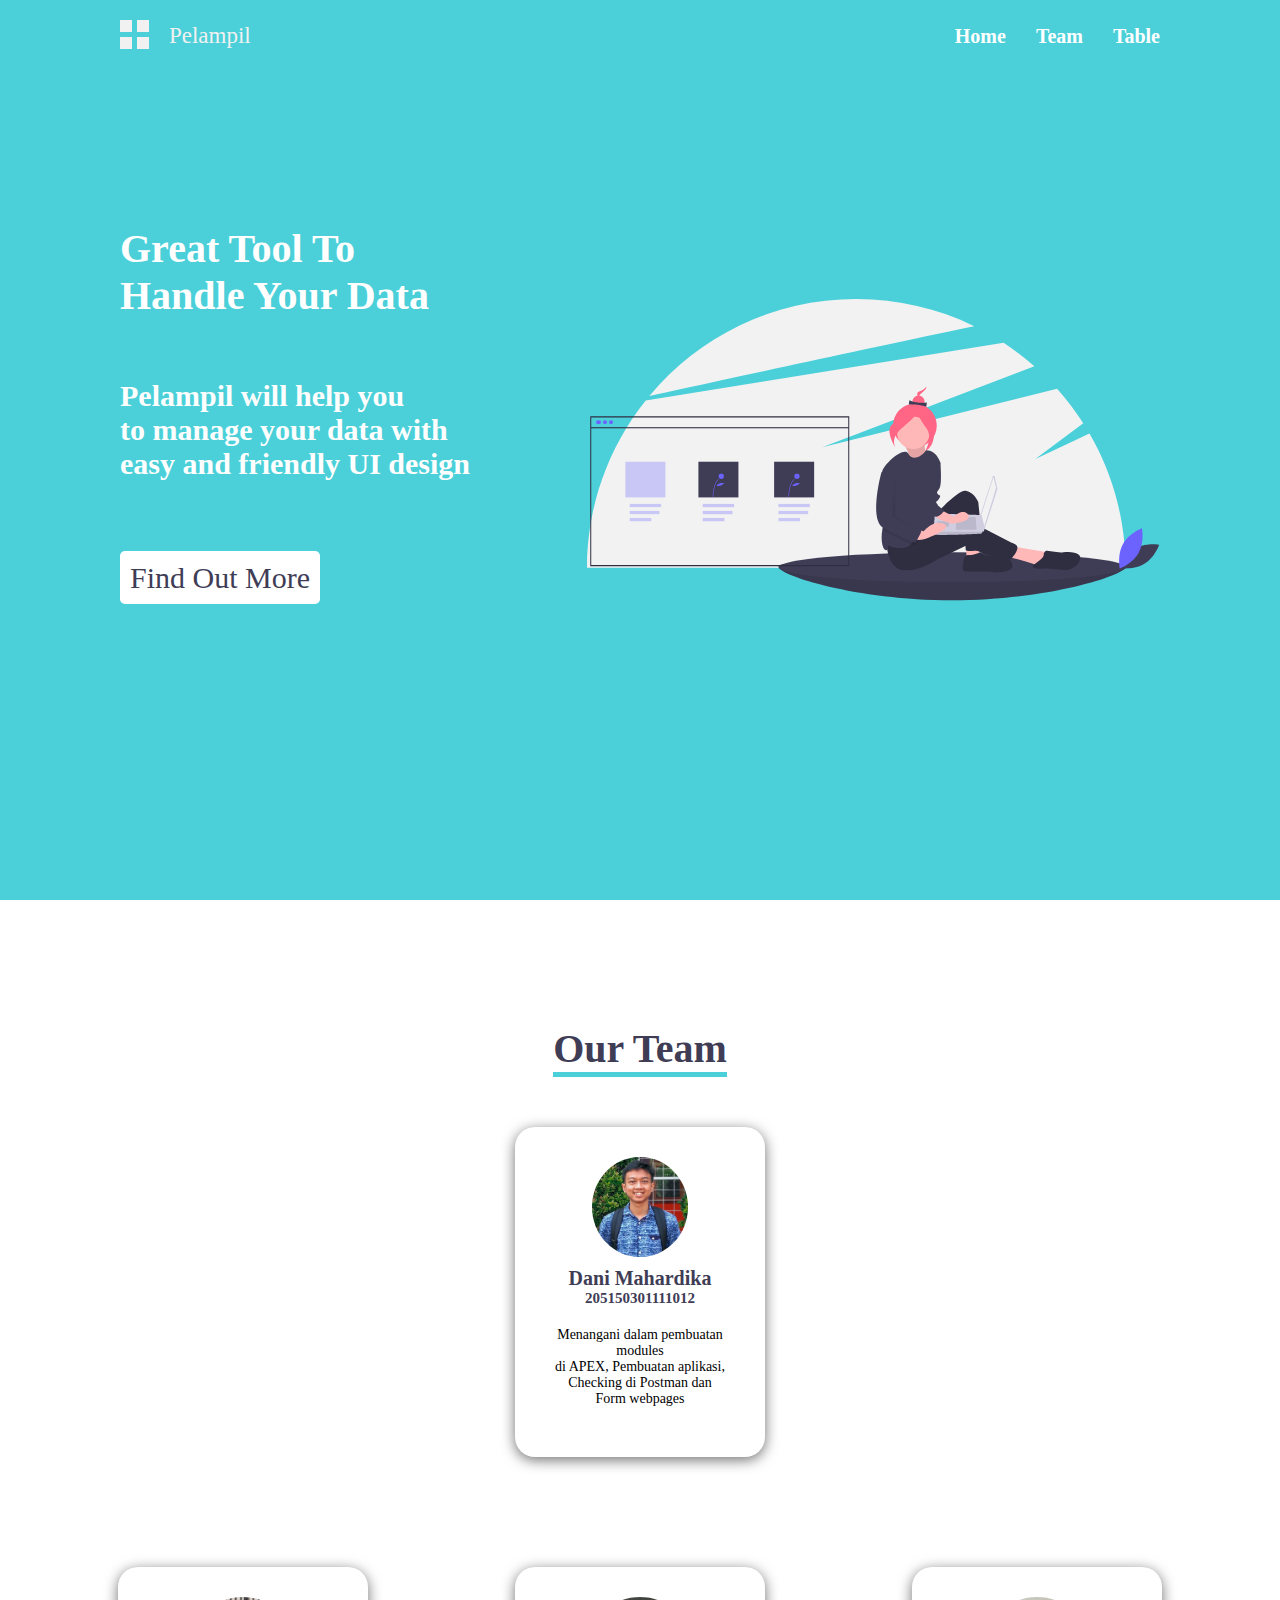
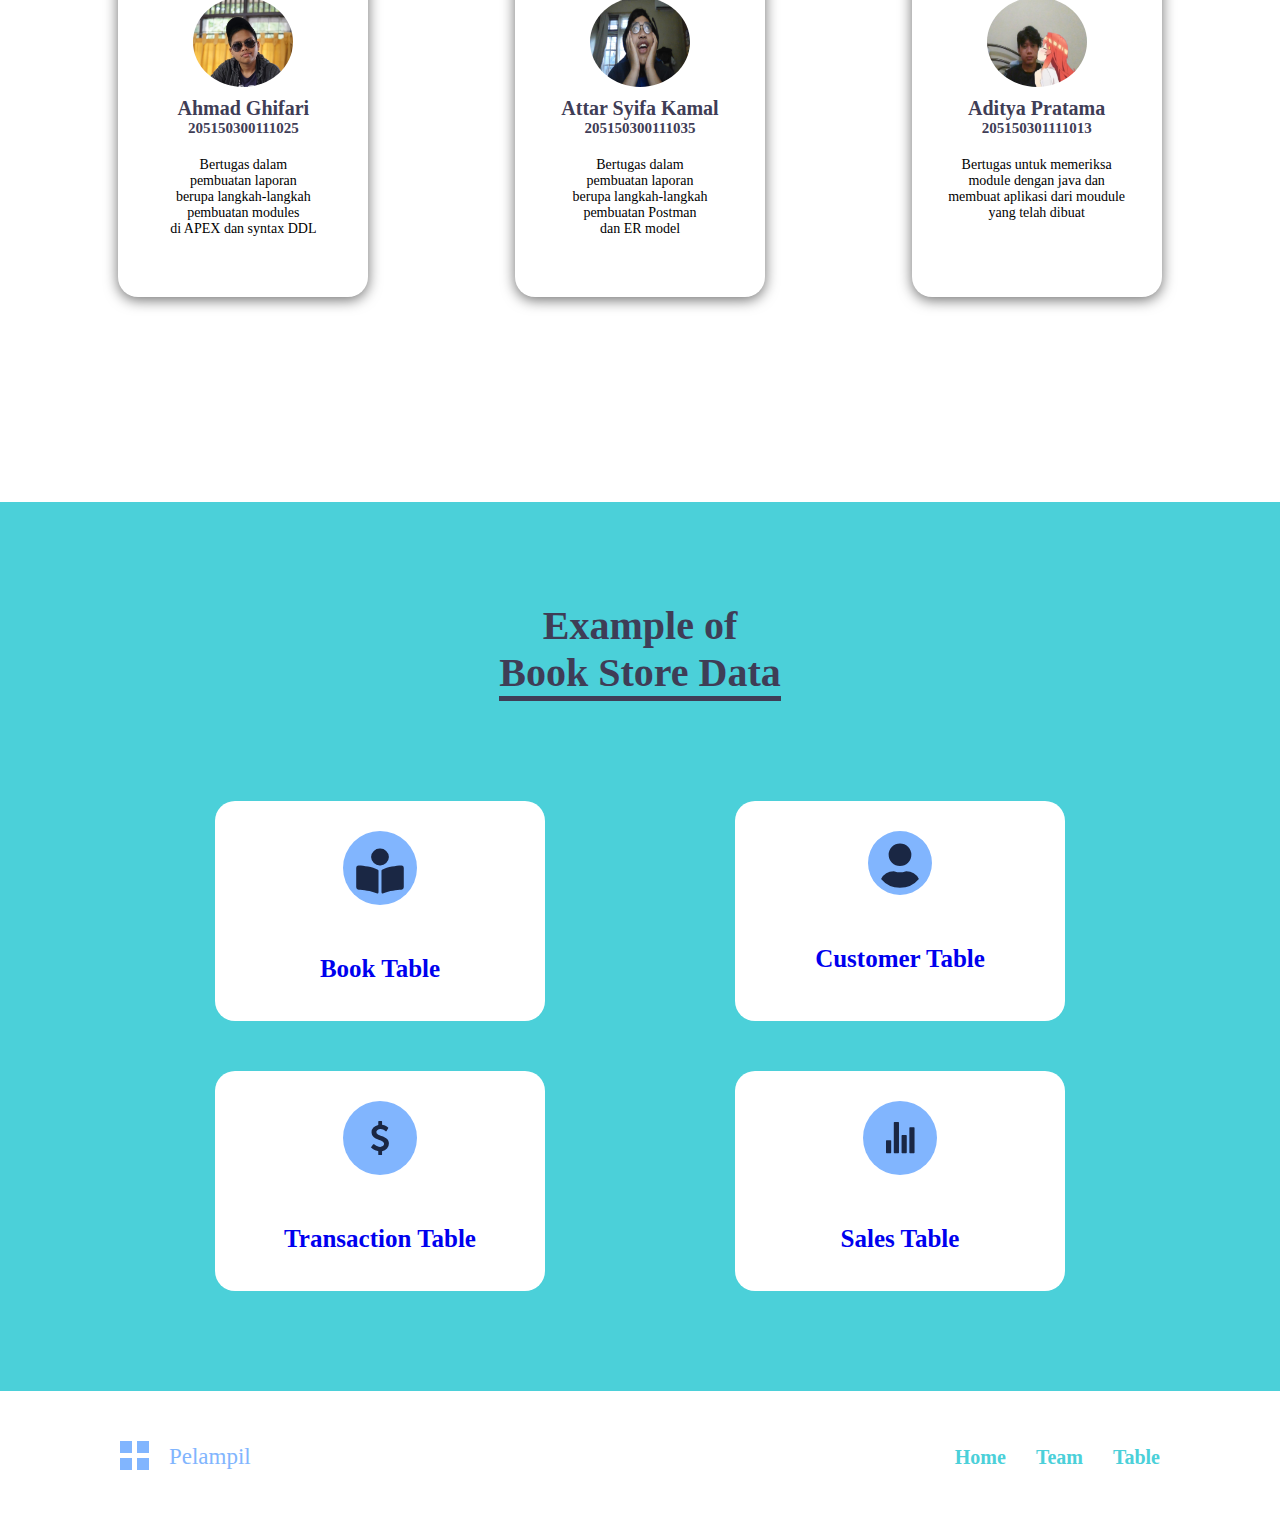
<file: index.html>
<!DOCTYPE html>
<html lang="en">
<head>
    <meta charset="UTF-8">
    <meta name="viewport" content="width=device-width, initial-scale=1.0">
    <title>Pelampil</title>
    <link rel="stylesheet" href="https://cdnjs.cloudflare.com/ajax/libs/font-awesome/5.13.1/css/all.min.css">
    <link rel="stylesheet" href="style.css">
    <link rel="stylesheet" href="responsive.css">
</head>
<body>
    <header>
        <div class="logo">
            <a href="#home"><img src="Assets/Logo.svg" alt="Pelampil"></a>
        </div>
        <ul class="menu">
            <li><a href="#home">Home</a></li>
            <li><a href="#team">Team</a></li>
            <li><a href="#table">Table</a></li>
        </ul>
        <div class="menu-icon">
            <a href=""><i class="fas fa-bars"></i></a>
        </div>
    </header>
    <main>
<!-- Section 1 -->
        <section id="home" class="banner">
            <div class="left">
                <h2>Great Tool To</h2>
                <h2>Handle Your Data</h2>
                <h3>Pelampil will help you<br>to manage your data with<br>easy and friendly UI design</h3>
                <a href="#team">Find Out More</a>
            </div>
            <div class="right">
                <img src="Assets/Section1.png" alt="Banner">
            </div>
        </section>
<!-- Section 2 -->
    <section id="team" class="teams">
        <div class="heading">
            <h1> Our Team </h1>
        </div>
        <div class="one">
            <div class="team card">
                <img src="Assets/images/DaniMahardika.jpg" alt="pict-team" />
                <h3> Dani Mahardika <p>205150301111012</p> </h3>
                <p> Menangani dalam pembuatan modules <br> di APEX, Pembuatan aplikasi, Checking di Postman dan <br> Form webpages</p>
            </div>
        </div>
        <div class="our-team">
            
            <div class="team card">
                <img src="Assets/images/AgifBoy.jpeg" alt="pict-team" />
                <h3> Ahmad Ghifari <p>205150300111025</p> </h3>
                <p> Bertugas dalam <br> pembuatan laporan <br> berupa langkah-langkah pembuatan modules <br> di APEX dan syntax DDL </p>
            </div>
            <div class="team card">
                <img src="Assets/images/AttarCenah.jpeg" alt="pict-team" />
                <h3> Attar Syifa Kamal <p>205150300111035</p> </h3>
                <p> Bertugas dalam <br> pembuatan laporan <br> berupa  langkah-langkah pembuatan Postman <br> dan ER model </p>
            </div>
            <div class="team card">
                <img src="Assets/images/AditVVibu.jpeg" alt="pict-team" />
                <h3> Aditya Pratama <p>205150301111013</p> </h3>
                <p> Bertugas untuk memeriksa module dengan java dan membuat aplikasi dari moudule yang telah dibuat </p>
            </div>
        </div>  
    </section>
<!-- Section 3 -->
        <section id="table" class="tables">
            <div class="heading">
                <h1>Example of <br> Book Store Data</h1>
            </div>
            <div class="table-container">
                <div class="table">
                    <a href="html/buku.html">
                        <div class="table-table">
                            <img src="Assets/Book-icon.svg" alt="Book-icon">
                            <h4>Book Table</h4>
                        </div>
                    </a>
                    <a href="html/customer.html">
                        <div class="table-table">
                            <img src="Assets/Cust-icon.svg" alt="Cust-icon">
                            <h4>Customer Table</h4>
                        </div>
                    </a>
                </div>
                <div class="table">
                    <a href="html/transaction.html">
                        <div class="table-table">
                            <img src="Assets/Trans-icon.svg" alt="Trans-icon">
                            <h4>Transaction Table</h4>
                        </div>
                    </a>
                    <a href="html/sales.html">
                        <div class="table-table">
                            <img src="Assets/Sales-icon.svg" alt="Trans-icon">
                            <h4>Sales Table</h4>
                        </div>
                    </a>
                </div>
            </div>
        </section>        
<!-- Footer -->
    <footer>
        <div class="logo">
            <a href="#home"><img src="Assets/Logo-Footer.svg" alt="Pelampil"></a>
        </div>
        <ul class="menu">
            <li><a href="#home">Home</a></li>
            <li><a href="#team">Team</a></li>
            <li><a href="#table">Table</a></li>
        </ul>
    </footer>
</body>
</html>
</file>
<file: responsive.css>
@media only screen and (max-width: 1000px) {
    /* Header */
    header {
        padding: 20px 80px;
    }
    ul.menu li {
        font-size: 14px;
    }
    .logo a img {
        width: 100px;
    }

    /* Banner */
    .banner {
        padding: 80px 80px;
        flex-direction: column-reverse;
    }
    .left {
        text-align: center;
    }
    .left h2 {
        font-size: 35px;
    }
    .left h3 {
        font-size: 20px;
        margin-top: 15px;
        margin-bottom: 50px;
    }
    .left a {
        font-size: 20px;
    }
    .right img {
        max-width: 400px;
    }
    /* Benefit */
    .benefit {
        padding: 20px 80px;
    }

    .heading h1 {
        font-size: 40px;
    }
    .advantage {
        flex-direction: column;
        align-items: center;
    }

    .card:first-child {
        margin-top: 100px;
    }

    .card {
        margin-top: 50px;
    }
    /* Works */
    .images {
        flex-direction: row;
    }

    .images a:nth-child(2) {
        margin-top: 50px;
    }

    .our-team {
        flex-direction: column;
        align-items: center;
    }

    .contact-section{
        display: flex;
        flex-direction: column;
    }
    
    form, .image-contact{
        width:100%;
        margin-left: 0;
        margin-top: 30px;
    }

    .contacts{
        text-align: center;
    }
}



@media only screen and (max-width: 700px) {
    /* Header */
    header{
        padding: 20px 40px;
    }
    
    ul.menu li {
        display: none;
    }
    .menu-icon {
        display: block;
        font-size: 18px;
    }
    .menu-icon a {
        color: white;
    }
    /* Banner */
    .banner {
        padding: 100px 0;
    }
    .left h2 {
        font-size: 25px;
    }
    .right {
        max-height: 200px;;
    }
    .right img {
        max-width: 300px;
    }
    /* Benefit */
    .heading h1 {
        font-size: 30px;
    }
    
    .image-contact {
        display: none;
    }

    footer a img {
        width:60%;
    }
}
</file>
<file: style.css>
/* CSS Reset */
* {
    margin: 0;
    padding: 0;
    outline: 0;
    box-sizing: border-box;
}

main{
    overflow:auto;
}
    

body, input, button {
    font-size: 12px;
    font-family: "Arial Rounded MT";
}

a {
    transition: 500ms;
    -webkit-transition: 500ms;
    -moz-transition: 500ms;
    -ms-transition: 500ms;
    -o-transition: 500ms;
}

a:hover {
    opacity: .5;
    transition: 500ms;
    -webkit-transition: 500ms;
    -moz-transition: 500ms;
    -ms-transition: 500ms;
    -o-transition: 500ms;
}

/* Header */
header {
    background-color: #4BD0D9;
    position: fixed;
    top: 0;
    left: 0;
    width: 100%;
    z-index: 10;
    padding: 20px 120px;
    display: flex;
    justify-content: space-between;
    align-items: center;
}

.menu-icon {
    display: none;
}

#toggle {
    display: none;
}

.logo {
    display: flex;
    align-items: center;
}

ul.menu {
    display: flex;
    align-items: center;
}

ul.menu li {
    list-style: none;
    font-size: 20px;
    font-weight: bold;
    margin-left: 30px;
}

ul.menu li a {
    color: white;
    text-decoration: none;
}

/* Banner */
.banner {
    background-color: #4BD0D9;
    width: 100%;
    height: 100vh;
    display: flex;
    flex-direction: row;
    justify-content: space-between;
    align-items: center;
    padding: 0px 120px;
}

.left {
    justify-content: center;
    height: 50%;
}

.left h2 {
    font-size: 40px;
    color: white;
    font-weight: bold;
}

.left h3 {
    font-size: 30px;
    color: white;
    font-weight: bold;
    margin-top: 60px;
    margin-bottom: 80px;
}

.left a {
    margin-top: 100px;
    font-size: 30px;
    text-decoration: none;
    color: #3F3D56;
    background-color: white;
    padding: 10px;
    transition: 1s;
    border-radius: 5px;
    -webkit-border-radius: 5px;
    -moz-border-radius: 5px;
    -ms-border-radius: 5px;
    -o-border-radius: 5px;
    -webkit-transition: 1s;
    -moz-transition: 1s;
    -ms-transition: 1s;
    -o-transition: 1s;
}

.left a:hover {
    position: relative;
    top: 5px;
    transition: 1s;
    -webkit-transition: 1s;
    -moz-transition: 1s;
    -ms-transition: 1s;
    -o-transition: 1s;
}

.right {
    display: flex;
    align-items: center;
    height: 100%;
}

.right img {
    max-width: 600px;
    height: auto;
}

/* Section 2 */
.team {
    text-align: center;
}

.one {
    display: flex;
    align-content: center;
    justify-content: center;
}

.teams{
    margin-bottom: 160px;
    padding:45px;
}

.team img {
    display: block;
    border-radius: 50%;
    align-self: center;
    margin: 10px auto;
    min-width: 90px;
    min-height: 90px;
    max-width: 100px;
    max-height: 100px;
    -webkit-border-radius: 50%;
    -moz-border-radius: 50%;
    -ms-border-radius: 50%;
    -o-border-radius: 50%;
}

.our-team {
    display: flex;
    justify-content:space-around;
    margin-top:110px;
}

.team h3{
    color: #3F3D56;
    font-size:20px;
    margin: 10px 0 20px;
}

.team h3 p {
    font-size: 15px;
    color: #3F3D56;
    font-weight: bold;
}

.team {
    font-size:14px;
}

.heading {
    margin-top: 80px;
    margin-bottom: 50px;
    text-align: center;
}

.heading h1 {
    font-size: 40px;
    font-weight: bold;
    color: #3F3D56;
    display: inline-block;
    border-bottom: #4BD0D9 solid 5px;
}

.card {
    height: 330px;
    width: 250px;
    padding: 20px 30px;
    box-shadow: 0 3px 14px #707070 ;
    border-radius: 20px;
    -webkit-border-radius: 20px;
    -moz-border-radius: 20px;
    -ms-border-radius: 20px;
    -o-border-radius: 20px;
}

.card .icon {
    text-align: center;
}

.icon img {
    margin-top: 20px;
    max-width:50px ;
}

/* Section 3 */
.tables {
    background-color: #4BD0D9;
    padding: 20px 120px 100px;
    height: 100%;
    align-items: center;
    justify-content: center;
}

.tables a {
    text-decoration: none;
}

.tables .heading h1 {
    font-size: 40px;
    font-weight: bold;
    color: #3F3D56;
    display: inline-block;
    border-bottom: #3F3D56 solid 5px;
}

.table-container {
    margin-top: 100px;
}

.table-table {
    padding: 30px 20px;
    width: 330px;
    height: 220px;
    background-color: #fff;
    border-radius: 20px;
    -webkit-border-radius: 20px;
    -moz-border-radius: 20px;
    -ms-border-radius: 20px;
    -o-border-radius: 20px;
}

.table-table h4 {
    font-size: 25px;
    margin-top: 50px;
    text-align: center;
    text-decoration: none;
}

.table-table a {
    text-decoration: none;
}

.table-table img {
    margin: 0 auto;
    display: block;
}

.table {
    display: flex;
    justify-content: space-around;
    flex-wrap: wrap;
    margin-top: 50px;
}

.table img {
    flex-grow: 6;
    max-width: 500px;
    -webkit-border-radius: 20px;
    -moz-border-radius: 20px;
    -ms-border-radius: 20px;
    -o-border-radius: 20px;
}

/* footer */
footer {
    background-color: #fff;
    width: 100%;
    padding: 50px 120px;
    display: flex;
    justify-content: space-between;
    align-items: center;
}

footer ul.menu li a {
    color: #4BD0D9;
    text-decoration: none;
}
</file>
